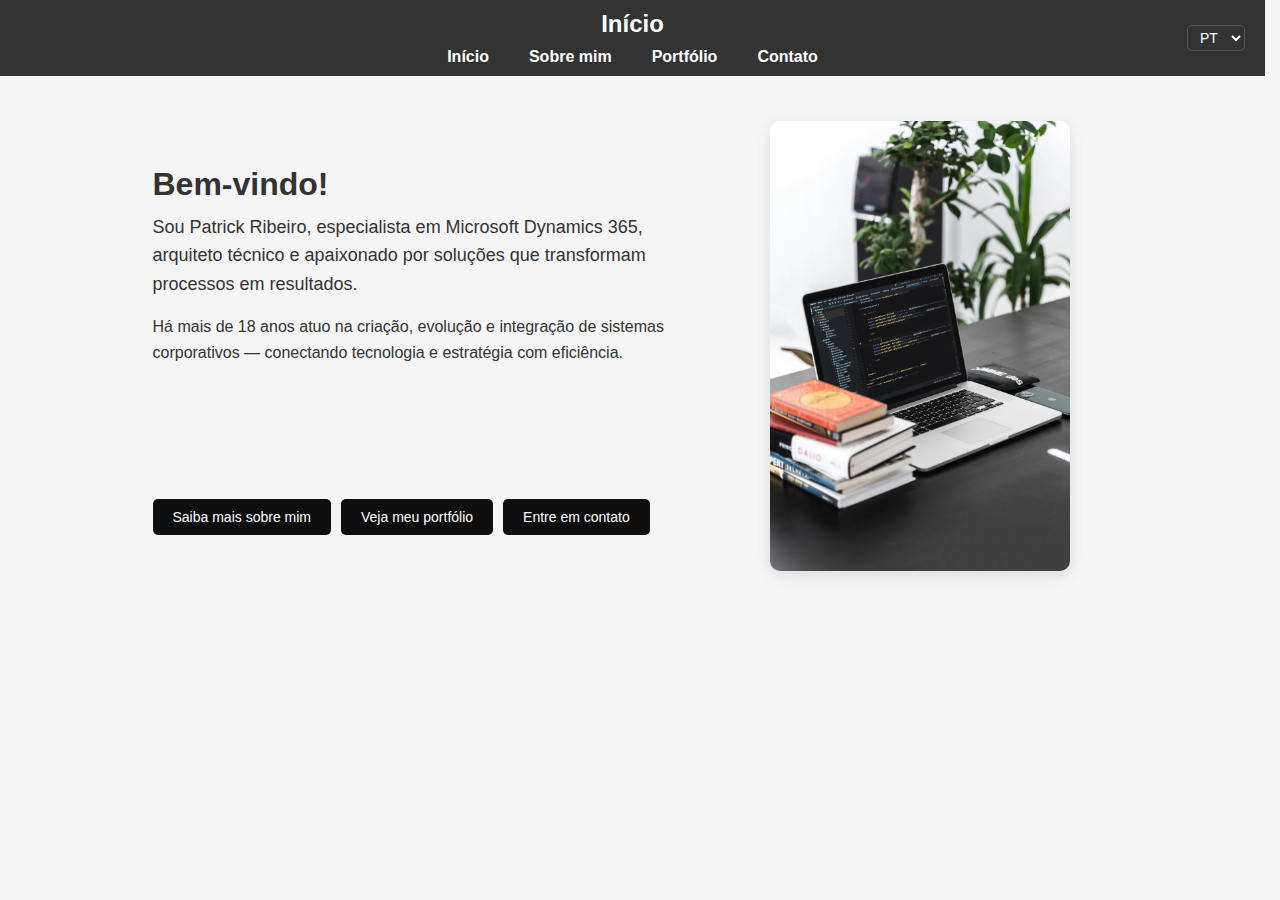
<file: docs/index.html>
﻿<!DOCTYPE html>
<html lang="pt-br" xmlns="http://www.w3.org/1999/xhtml">
<head>
    <meta charset="utf-8" />
    <meta name="viewport" content="width=device-width, initial-scale=1.0">
    <link rel="stylesheet" href="css/estilo.css">
    <link rel="stylesheet" href="css/index.css" />
    <script src="js/dados.menu.js"></script>
    <script src="js/dados.inicio.js"></script>
    <script src="js/idioma.js"></script>
    <script src="js/idioma.global.js"></script>
    <script src="js/menu.js"></script>
    <script src="js/inicio.js"></script>
    <title>Início</title>
</head>
<body>
    <div class="container">
        <nav class="menu">
            <div class="titulo-menu">Início</div>
            <ul>
                <li><a id="menu-inicio" href="index.html">Início</a></li>
                <li><a id="menu-sobre" href="sobre.html">Sobre mim</a></li>
                <li><a id="menu-portfolio" href="portfolio.html">Portfólio</a></li>
                <li><a id="menu-contato" href="contato.html">Contato</a></li>
            </ul>
            <div class="idioma-container">
                <select id="seletor-idioma">
                    <option value="pt-br">PT</option>
                    <option value="en-us">EN</option>
                </select>
            </div>
        </nav>

        <main class="principal">
            <section class="hero">
                <article class="hero-conteudo">
                    <h1 id="intro-titulo">Bem-vindo!</h1>
                    <p id="intro-p1" class="intro">
                        Sou <strong>Patrick Ribeiro</strong>, especialista em Microsoft Dynamics 365, arquiteto técnico e apaixonado por soluções que transformam processos em resultados.
                    </p>
                    <p id="intro-p2">
                        Há mais de 18 anos atuo na criação, evolução e integração de sistemas corporativos — conectando tecnologia e estratégia com eficiência.
                    </p>

                    <div class="espaco-flexivel"></div>

                    <div class="botoes">
                        <ul>
                            <li><a id="botao-sobre" href="sobre.html">Saiba mais sobre mim</a></li>
                            <li><a id="botao-portfolio" href="portfolio.html">Veja meu portfólio</a></li>
                            <li><a id="botao-contato" href="contato.html">Entre em contato</a></li>
                        </ul>
                    </div>
                </article>

                <figure class="hero-imagem">
                    <img src="img/desenvolvimento.jpg" alt="Patrick Ribeiro">
                </figure>
            </section>
        </main>

    </div>
</body>
</html>
</file>
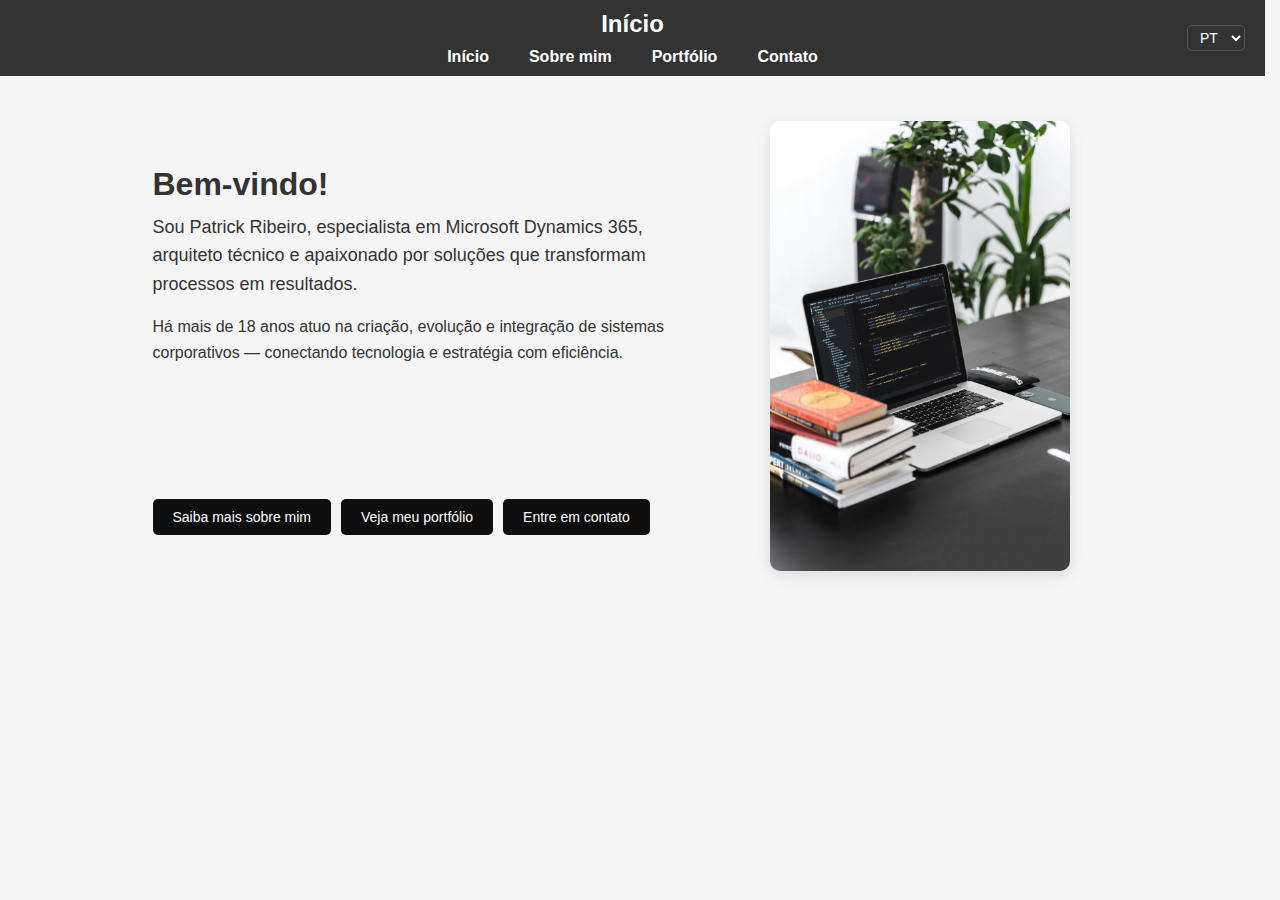
<file: Portfolio/html/index.html>
﻿<!DOCTYPE html>
<html lang="pt-br" xmlns="http://www.w3.org/1999/xhtml">
<head>
    <meta charset="utf-8" />
    <meta name="viewport" content="width=device-width, initial-scale=1.0">
    <link rel="stylesheet" href="../css/estilo.css">
    <link rel="stylesheet" href="../css/index.css" />
    <script src="../js/dados.menu.js"></script>
    <script src="../js/dados.inicio.js"></script>
    <script src="../js/idioma.js"></script>
    <script src="../js/idioma.global.js"></script>
    <script src="../js/menu.js"></script>
    <script src="../js/inicio.js"></script>
    <title>Início</title>
</head>
<body>
    <div class="container">
        <nav class="menu">
            <div class="titulo-menu">Início</div>
            <ul>
                <li><a id="menu-inicio" href="index.html">Início</a></li>
                <li><a id="menu-sobre" href="sobre.html">Sobre mim</a></li>
                <li><a id="menu-portfolio" href="portfolio.html">Portfólio</a></li>
                <li><a id="menu-contato" href="contato.html">Contato</a></li>
            </ul>
            <div class="idioma-container">
                <select id="seletor-idioma">
                    <option value="pt-br">PT</option>
                    <option value="en-us">EN</option>
                </select>
            </div>
        </nav>

        <main class="principal">
            <section class="hero">
                <article class="hero-conteudo">
                    <h1 id="intro-titulo">Bem-vindo!</h1>
                    <p id="intro-p1" class="intro">
                        Sou <strong>Patrick Ribeiro</strong>, especialista em Microsoft Dynamics 365, arquiteto técnico e apaixonado por soluções que transformam processos em resultados.
                    </p>
                    <p id="intro-p2">
                        Há mais de 18 anos atuo na criação, evolução e integração de sistemas corporativos — conectando tecnologia e estratégia com eficiência.
                    </p>

                    <div class="espaco-flexivel"></div>

                    <div class="botoes">
                        <ul>
                            <li><a id="botao-sobre" href="sobre.html">Saiba mais sobre mim</a></li>
                            <li><a id="botao-portfolio" href="portfolio.html">Veja meu portfólio</a></li>
                            <li><a id="botao-contato" href="contato.html">Entre em contato</a></li>
                        </ul>
                    </div>
                </article>

                <figure class="hero-imagem">
                    <img src="../img/desenvolvimento.jpg" alt="Patrick Ribeiro">
                </figure>
            </section>
        </main>

    </div>
</body>
</html>
</file>
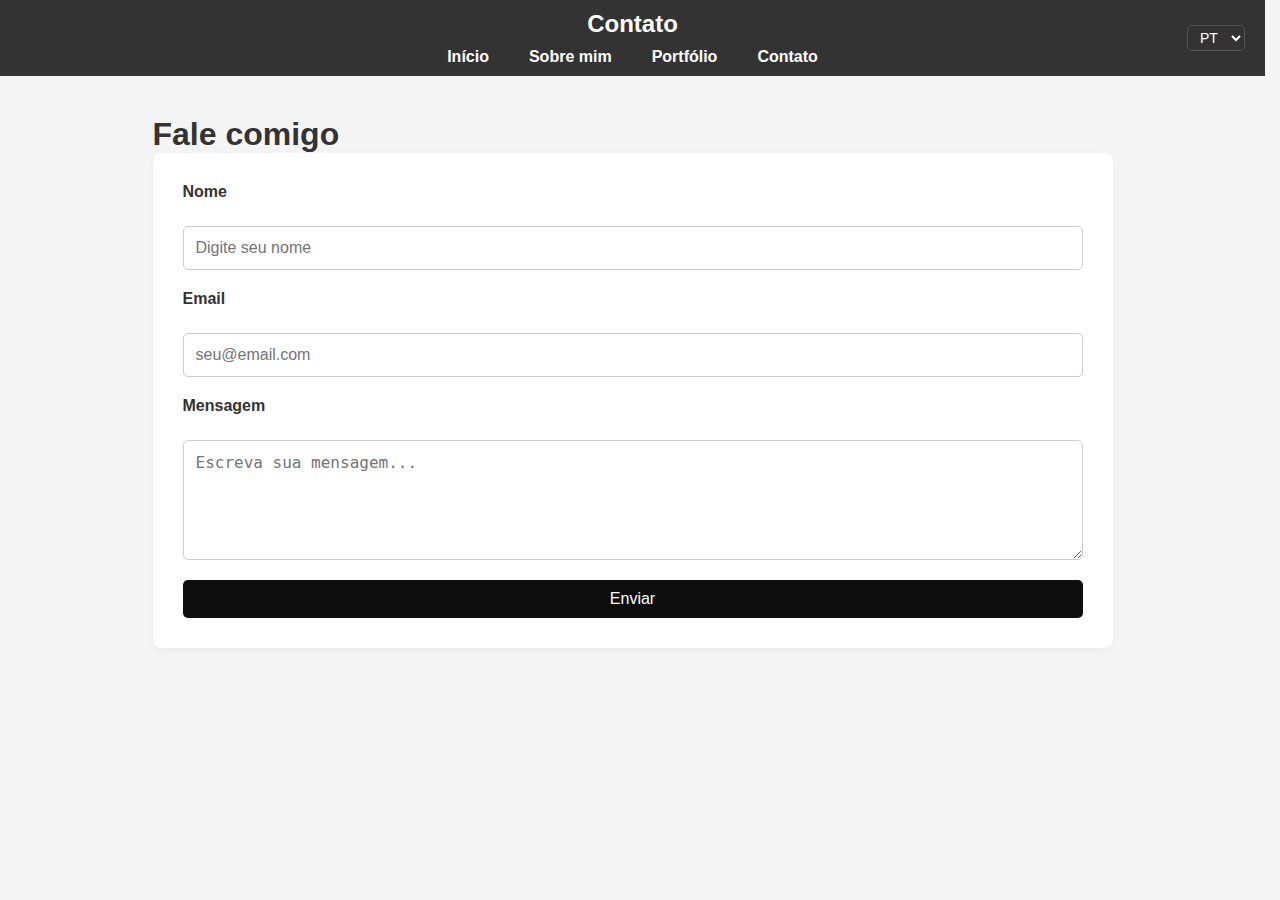
<file: docs/contato.html>
﻿<!DOCTYPE html>
<html lang="pt-br" xmlns="http://www.w3.org/1999/xhtml">
<head>
    <meta charset="utf-8" />
    <meta name="viewport" content="width=device-width, initial-scale=1.0">
    <link rel="stylesheet" href="css/estilo.css">
    <link rel="stylesheet" href="css/contato.css" />
    <script src="js/dados.menu.js"></script>
    <script src="js/dados.contato.js"></script>
    <script src="js/idioma.js"></script>
    <script src="js/idioma.global.js"></script>
    <script src="js/menu.js"></script>
    <script src="js/contato.js"></script>
    <title>Contato - Patrick Ribeiro</title>
</head>
<body>
    <div class="container">
        <nav class="menu">
            <div class="titulo-menu">Contato</div>
            <ul>
                <li><a id="menu-inicio" href="index.html">Início</a></li>
                <li><a id="menu-sobre" href="sobre.html">Sobre mim</a></li>
                <li><a id="menu-portfolio" href="portfolio.html">Portfólio</a></li>
                <li><a id="menu-contato" href="contato.html">Contato</a></li>
            </ul>
            <div class="idioma-container">
                <select id="seletor-idioma">
                    <option value="pt-br">PT</option>
                    <option value="en-us">EN</option>
                </select>
            </div>
        </nav>

        <main class="principal">
            <h1 id="contato-titulo">Fale comigo</h1>
            <form class="form-contato">
                <label for="nome">Nome</label>
                <input type="text" id="nome" name="nome" placeholder="Digite seu nome" required>

                <label for="email">E-mail</label>
                <input type="email" id="email" name="email" placeholder="seu@email.com" required>

                <label for="mensagem">Mensagem</label>
                <textarea id="mensagem" name="mensagem" placeholder="Escreva sua mensagem..." required></textarea>

                <button type="submit" id="botao-enviar">Enviar</button>
            </form>
        </main>
    </div>
</body>
</html>
</file>
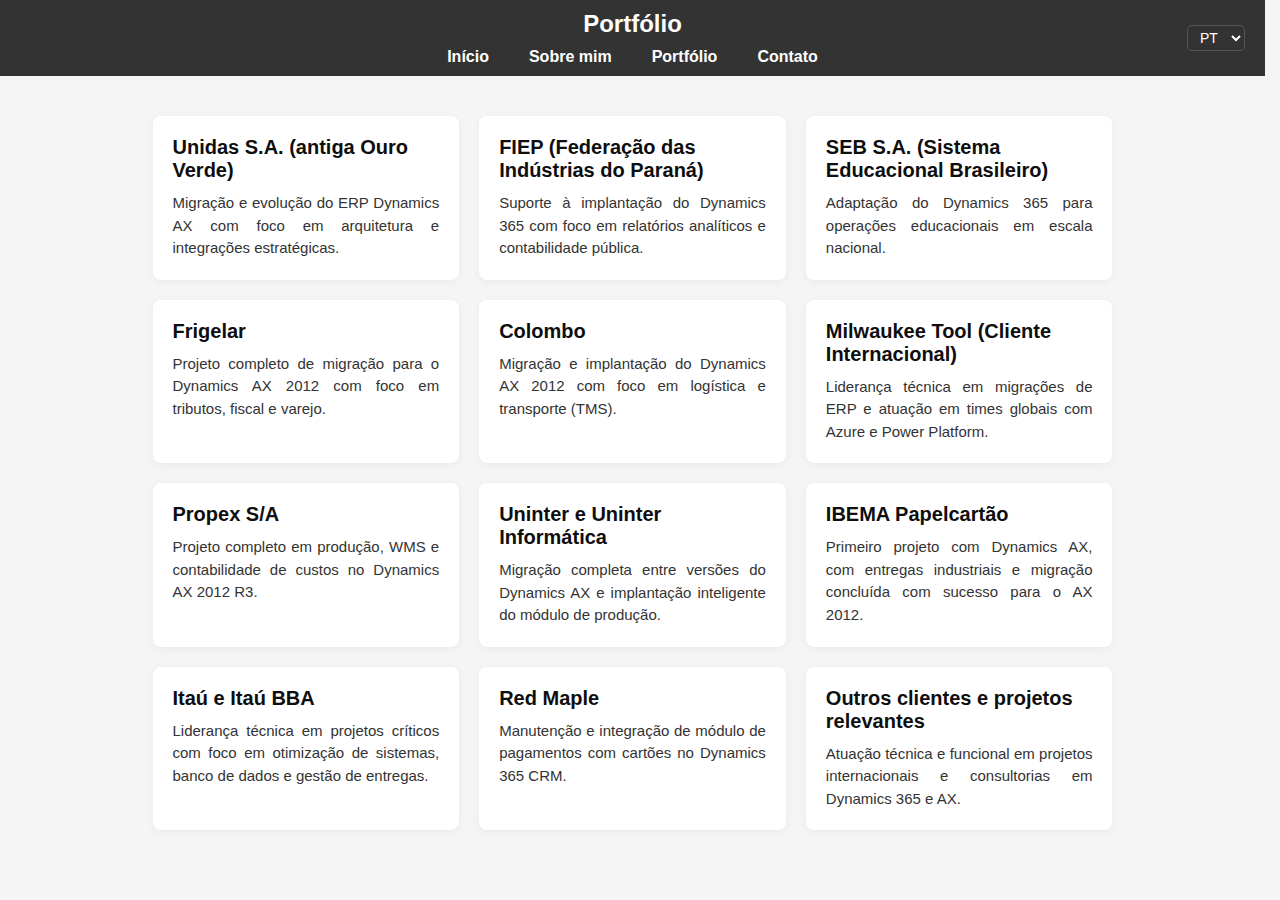
<file: docs/portfolio.html>
﻿<!DOCTYPE html>
<html lang="pt-br">
<head>
    <meta charset="utf-8" />
    <meta name="viewport" content="width=device-width, initial-scale=1.0">
    <link rel="stylesheet" href="css/estilo.css">
    <link rel="stylesheet" href="css/portfolio.css" />
    <script src="js/dados.menu.js"></script>
    <script src="js/dados.portfolio.js"></script>
    <script src="js/idioma.js"></script>
    <script src="js/idioma.global.js"></script>
    <script src="js/portfolio.js"></script>
    <script src="js/menu.js"></script>
    <title>Portfólio - Patrick Ribeiro</title>
</head>
<body>
    <div class="container">
        <nav class="menu">
            <div class="titulo-menu">Portfólio</div>
            <ul>
                <li><a id="menu-inicio" href="index.html">Início</a></li>
                <li><a id="menu-sobre" href="sobre.html">Sobre mim</a></li>
                <li><a id="menu-portfolio" href="portfolio.html">Portfólio</a></li>
                <li><a id="menu-contato" href="contato.html">Contato</a></li>
            </ul>
            <div class="idioma-container">
                <select id="seletor-idioma">
                    <option value="pt-br">PT</option>
                    <option value="en-us">EN</option>
                </select>
            </div>
        </nav>

        <main class="principal">
            <section class="portfolio">
                <!-- Os cards são criados dinamicamente nesta área -->
            </section>
        </main>
    </div>
    <div id="modal" class="modal-overlay">
        <div class="modal">
            <button class="modal-fechar">×</button>
            <h3 class="modal-titulo"></h3>
            <div class="modal-corpo"></div>
            <div class="modal-tecnologias"></div>
        </div>
    </div>
</body>
</html>
</file>
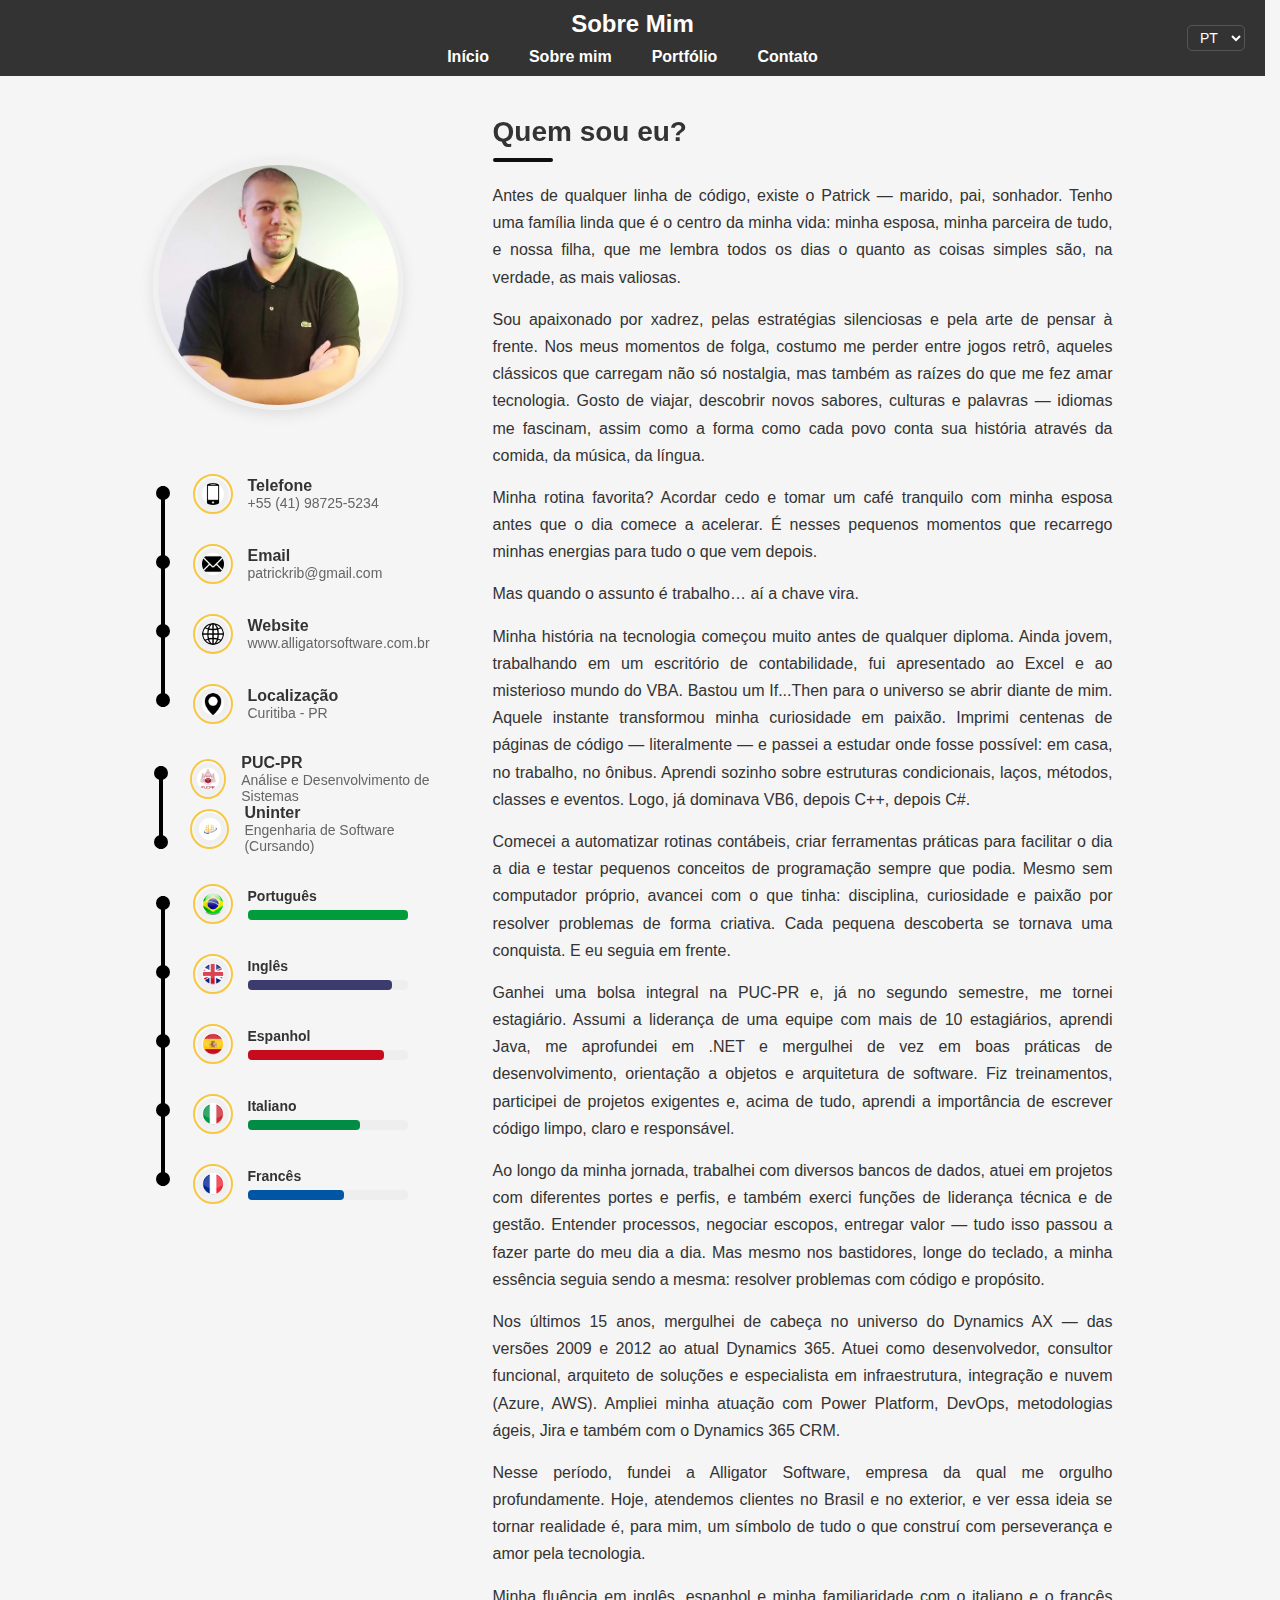
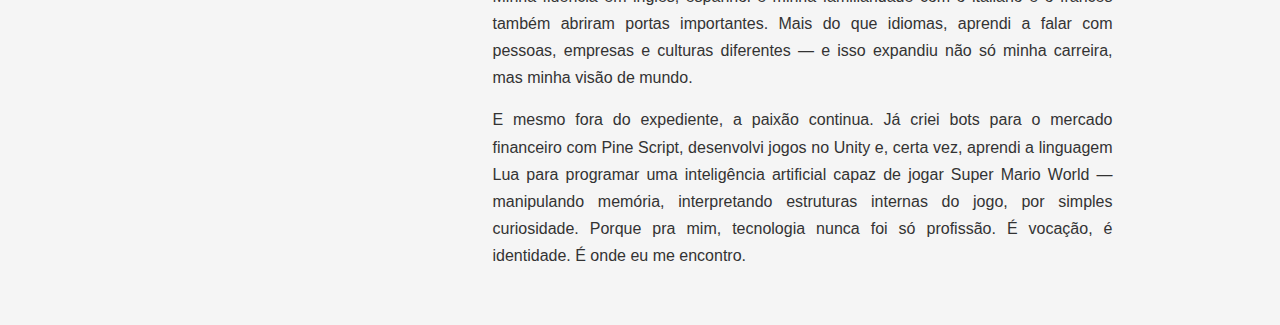
<file: docs/sobre.html>
﻿<!DOCTYPE html>
<html lang="pt-br" xmlns="http://www.w3.org/1999/xhtml">
<head>
    <meta charset="utf-8" />
    <meta name="viewport" content="width=device-width, initial-scale=1.0">
    <link rel="stylesheet" href="css/estilo.css">
    <link rel="stylesheet" href="css/sobre.css">
    <script src="js/dados.menu.js"></script>
    <script src="js/dados.sobre.js"></script>
    <script src="js/idioma.js"></script>
    <script src="js/idioma.global.js"></script>
    <script src="js/menu.js"></script>
    <script src="js/sobre.js"></script>
    <title>Sobre Mim - Patrick Ribeiro</title>
</head>
<body>
    <div class="container">

        <nav class="menu">
            <div class="titulo-menu">Sobre Mim</div>
            <ul>
                <li><a id="menu-inicio" href="index.html">Início</a></li>
                <li><a id="menu-sobre" href="sobre.html">Sobre mim</a></li>
                <li><a id="menu-portfolio" href="portfolio.html">Portfólio</a></li>
                <li><a id="menu-contato" href="contato.html">Contato</a></li>
            </ul>
            <div class="idioma-container">
                <select id="seletor-idioma">
                    <option value="pt-br">PT</option>
                    <option value="en-us">EN</option>
                </select>
            </div>
        </nav>

        <main class="principal">
            <div class="sobre-grid">
                <div class="sobre-foto">
                    <div>
                        <img src="img/patrick.jpeg" alt="Patrick Ribeiro" class="foto-perfil">

                        <!-- Contatos -->
                        <div class="bloco-lateral">
                            <div class="linha-vertical">
                                <div class="bolinha"></div>
                                <div class="bolinha"></div>
                                <div class="bolinha"></div>
                                <div class="bolinha"></div>
                            </div>

                            <div class="contato-lista">
                                <div class="bloco-item">
                                    <div class="icone-circulo">
                                        <img src="img/fone.png" alt="Telefone">
                                    </div>
                                    <div class="bloco-info">
                                        <h4 id="contato-telefone-titulo">Telefone</h4>
                                        <p id="contato-telefone-texto">+55 (41) 98725-5234</p>
                                    </div>
                                </div>

                                <div class="bloco-item">
                                    <div class="icone-circulo">
                                        <img src="img/email.png" alt="Email">
                                    </div>
                                    <div class="bloco-info">
                                        <h4 id="contato-email-titulo">Email</h4>
                                        <p id="contato-email-texto">patrickrib@gmail.com</p>
                                    </div>
                                </div>

                                <div class="bloco-item">
                                    <div class="icone-circulo">
                                        <img src="img/site.png" alt="Website">
                                    </div>
                                    <div class="bloco-info">
                                        <h4 id="contato-site-titulo">Website</h4>
                                        <p id="contato-site-texto">www.alligatorsoftware.com.br</p>
                                    </div>
                                </div>

                                <div class="bloco-item">
                                    <div class="icone-circulo">
                                        <img src="img/localizacao.png" alt="Localização">
                                    </div>
                                    <div class="bloco-info">
                                        <h4 id="contato-localizacao-titulo">Localização</h4>
                                        <p id="contato-localizacao-texto">Curitiba - PR</p>
                                    </div>
                                </div>
                            </div>
                        </div>

                        <!-- Formação -->
                        <div class="bloco-lateral">
                            <div class="linha-vertical">
                                <div class="bolinha"></div>
                                <div class="bolinha"></div>
                            </div>

                            <div class="bloco-lista">
                                <div class="bloco-item">
                                    <div class="icone-circulo">
                                        <img src="img/puc.png" alt="PUC-PR">
                                    </div>
                                    <div class="bloco-info bloco-info-formacao">
                                        <h4>PUC-PR</h4>
                                        <p>Análise e Desenvolvimento de Sistemas</p>
                                    </div>
                                </div>

                                <div class="bloco-item">
                                    <div class="icone-circulo">
                                        <img src="img/uninter.png" alt="Uninter">
                                    </div>
                                    <div class="bloco-info bloco-info-formacao">
                                        <h4>Uninter</h4>
                                        <p>Engenharia de Software (Cursando)</p>
                                    </div>
                                </div>
                            </div>
                        </div>

                        <!-- Idiomas -->
                        <div class="bloco-lateral">
                            <div class="linha-vertical">
                                <div class="bolinha"></div>
                                <div class="bolinha"></div>
                                <div class="bolinha"></div>
                                <div class="bolinha"></div>
                                <div class="bolinha"></div>
                            </div>

                            <div class="contato-lista">
                                <div class="bloco-item">
                                    <div class="icone-circulo">
                                        <img src="img/flag-br.png" alt="Português">
                                    </div>
                                    <div class="bloco-info bloco-info-idioma">
                                        <div class="idioma-titulo">Português</div>
                                        <div class="idioma-barra">
                                            <div class="barra"><div class="nivel pt-br"></div></div>
                                        </div>
                                    </div>
                                </div>

                                <div class="bloco-item">
                                    <div class="icone-circulo">
                                        <img src="img/flag-us.png" alt="Inglês">
                                    </div>
                                    <div class="bloco-info bloco-info-idioma">
                                        <div class="idioma-titulo">Inglês</div>
                                        <div class="idioma-barra">
                                            <div class="barra"><div class="nivel en-us"></div></div>
                                        </div>
                                    </div>
                                </div>

                                <div class="bloco-item">
                                    <div class="icone-circulo">
                                        <img src="img/flag-es.png" alt="Espanhol">
                                    </div>
                                    <div class="bloco-info bloco-info-idioma">
                                        <div class="idioma-titulo">Espanhol</div>
                                        <div class="idioma-barra">
                                            <div class="barra"><div class="nivel es"></div></div>
                                        </div>
                                    </div>
                                </div>

                                <div class="bloco-item">
                                    <div class="icone-circulo">
                                        <img src="img/flag-it.png" alt="Italiano">
                                    </div>
                                    <div class="bloco-info bloco-info-idioma">
                                        <div class="idioma-titulo">Italiano</div>
                                        <div class="idioma-barra">
                                            <div class="barra"><div class="nivel it"></div></div>
                                        </div>
                                    </div>
                                </div>

                                <div class="bloco-item">
                                    <div class="icone-circulo">
                                        <img src="img/flag-fr.png" alt="Francês">
                                    </div>
                                    <div class="bloco-info bloco-info-idioma">
                                        <div class="idioma-titulo">Francês</div>
                                        <div class="idioma-barra">
                                            <div class="barra"><div class="nivel fr"></div></div>
                                        </div>
                                    </div>
                                </div>
                            </div>
                        </div>
                    </div>
                </div>
                <article class="sobre-texto">
                    <h1 id="sobre-titulo">Quem sou eu?</h1>

                    <p id="sobre-p1">Antes de qualquer linha de código, existe o Patrick — marido, pai, sonhador. Tenho uma família linda que é o centro da minha vida: minha esposa, minha parceira de tudo, e nossa filha, que me lembra todos os dias o quanto as coisas simples são, na verdade, as mais valiosas.</p>

                    <p id="sobre-p2">Sou apaixonado por xadrez, pelas estratégias silenciosas e pela arte de pensar à frente. Nos meus momentos de folga, costumo me perder entre jogos retrô, aqueles clássicos que carregam não só nostalgia, mas também as raízes do que me fez amar tecnologia. Gosto de viajar, descobrir novos sabores, culturas e palavras — idiomas me fascinam, assim como a forma como cada povo conta sua história através da comida, da música, da língua.</p>

                    <p id="sobre-p3">Minha rotina favorita? Acordar cedo e tomar um café tranquilo com minha esposa antes que o dia comece a acelerar. É nesses pequenos momentos que recarrego minhas energias para tudo o que vem depois.</p>

                    <p id="sobre-p4">Mas quando o assunto é trabalho… aí a chave vira.</p>
                    
                    <p id="sobre-p5">Minha história na tecnologia começou muito antes de qualquer diploma. Ainda jovem, trabalhando em um escritório de contabilidade, fui apresentado ao Excel e ao misterioso mundo do VBA. Bastou um <code>If...Then</code> para o universo se abrir diante de mim. Aquele instante transformou minha curiosidade em paixão. Imprimi centenas de páginas de código — literalmente — e passei a estudar onde fosse possível: em casa, no trabalho, no ônibus. Aprendi sozinho sobre estruturas condicionais, laços, métodos, classes e eventos. Logo, já dominava VB6, depois C++, depois C#. Programar nunca foi apenas sobre comandos — era sobre criar possibilidades, construir ideias, experimentar o impossível.</p>

                    <p id="sobre-p6">Comecei a automatizar rotinas contábeis, criar ferramentas práticas para facilitar o dia a dia e testar pequenos conceitos de programação sempre que podia. Mesmo sem computador próprio, avancei com o que tinha: disciplina, curiosidade e paixão por resolver problemas de forma criativa. Cada pequena descoberta se tornava uma conquista. E eu seguia em frente.</p>

                    <p id="sobre-p7">Ganhei uma bolsa integral na PUC-PR e, já no segundo semestre, me tornei estagiário. Assumi a liderança de uma equipe com mais de 10 estagiários, aprendi Java, me aprofundei em .NET e mergulhei de vez em boas práticas de desenvolvimento, orientação a objetos e arquitetura de software. Fiz treinamentos, participei de projetos exigentes e, acima de tudo, aprendi a importância de escrever código limpo, claro e responsável.</p>

                    <p id="sobre-p8">Ao longo da minha jornada, trabalhei com diversos bancos de dados, atuei em projetos com diferentes portes e perfis, e também exerci funções de liderança técnica e de gestão. Entender processos, negociar escopos, entregar valor — tudo isso passou a fazer parte do meu dia a dia. Mas mesmo nos bastidores, longe do teclado, a minha essência seguia sendo a mesma: resolver problemas com código e propósito.</p>

                    <p id="sobre-p9">Nos últimos 15 anos, mergulhei de cabeça no universo do Dynamics AX — das versões 2009 e 2012 ao atual Dynamics 365. Atuei como desenvolvedor, consultor funcional, arquiteto de soluções e especialista em infraestrutura, integração e nuvem (Azure, AWS). Ampliei minha atuação com Power Platform, DevOps, metodologias ágeis, Jira e também com o Dynamics 365 CRM.</p>

                    <p id="sobre-p10">Nesse período, fundei a <strong>Alligator Software</strong>, empresa da qual me orgulho profundamente. Hoje, atendemos clientes no Brasil e no exterior, e ver essa ideia se tornar realidade é, para mim, um símbolo de tudo o que construí com perseverança e amor pela tecnologia.</p>

                    <p id="sobre-p11">Minha fluência em inglês, espanhol e minha familiaridade com o italiano e o francês também abriram portas importantes. Mais do que idiomas, aprendi a falar com pessoas, empresas e culturas diferentes — e isso expandiu não só minha carreira, mas minha visão de mundo.</p>

                    <p id="sobre-p12">E mesmo fora do expediente, a paixão continua. Já criei bots para o mercado financeiro com Pine Script, desenvolvi jogos no Unity e, certa vez, aprendi a linguagem Lua para programar uma inteligência artificial capaz de jogar Super Mario World — manipulando memória, interpretando estruturas internas do jogo, por simples curiosidade. Porque pra mim, tecnologia nunca foi só profissão. É vocação, é identidade. É onde eu me encontro.</p>

                </article>
            </div>
        </main>
    </div>
</body>
</html>
</file>
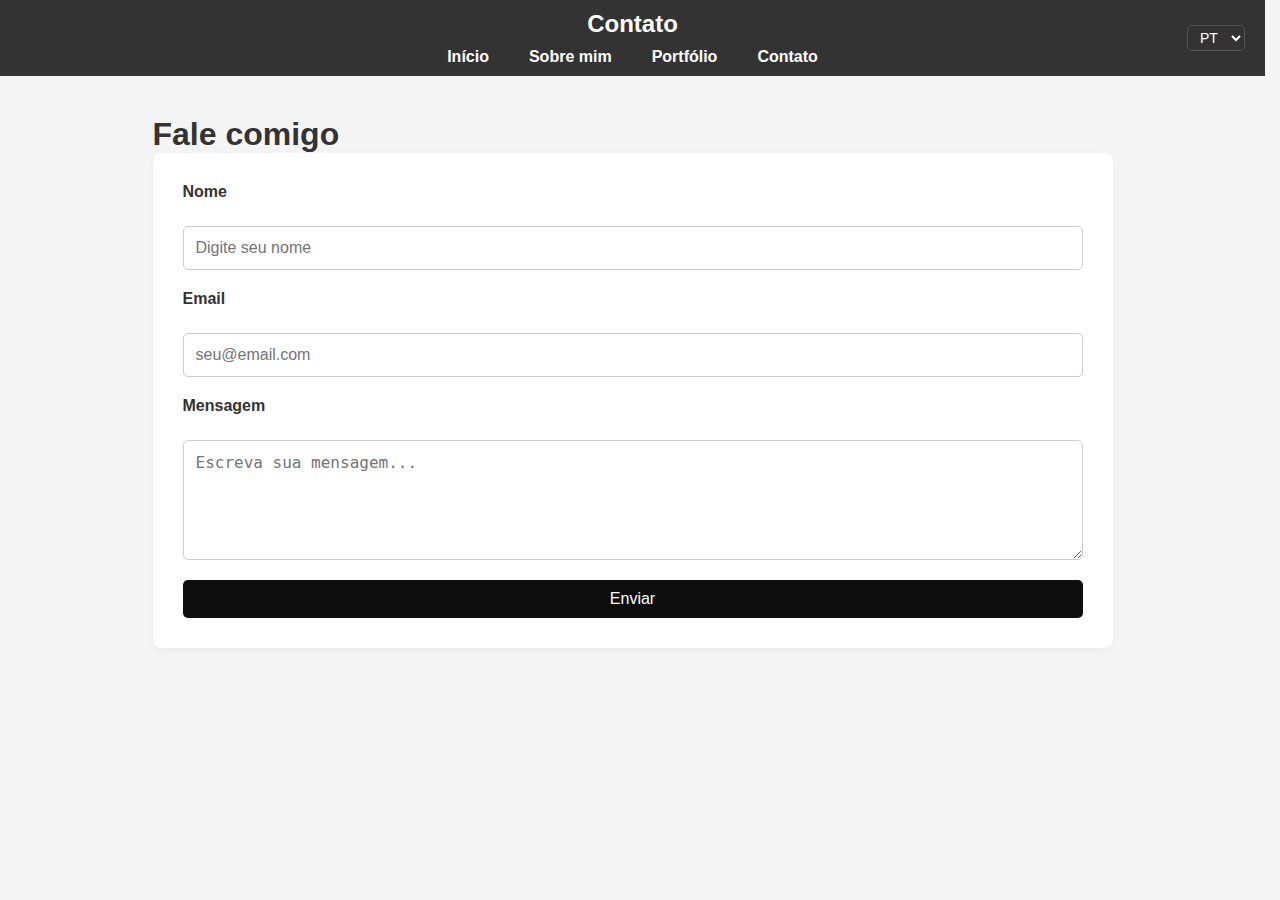
<file: Portfolio/html/contato.html>
﻿<!DOCTYPE html>
<html lang="pt-br" xmlns="http://www.w3.org/1999/xhtml">
<head>
    <meta charset="utf-8" />
    <meta name="viewport" content="width=device-width, initial-scale=1.0">
    <link rel="stylesheet" href="../css/estilo.css">
    <link rel="stylesheet" href="../css/contato.css" />
    <script src="../js/dados.menu.js"></script>
    <script src="../js/dados.contato.js"></script>
    <script src="../js/idioma.js"></script>
    <script src="../js/idioma.global.js"></script>
    <script src="../js/menu.js"></script>
    <script src="../js/contato.js"></script>
    <title>Contato - Patrick Ribeiro</title>
</head>
<body>
    <div class="container">
        <nav class="menu">
            <div class="titulo-menu">Contato</div>
            <ul>
                <li><a id="menu-inicio" href="index.html">Início</a></li>
                <li><a id="menu-sobre" href="sobre.html">Sobre mim</a></li>
                <li><a id="menu-portfolio" href="portfolio.html">Portfólio</a></li>
                <li><a id="menu-contato" href="contato.html">Contato</a></li>
            </ul>
            <div class="idioma-container">
                <select id="seletor-idioma">
                    <option value="pt-br">PT</option>
                    <option value="en-us">EN</option>
                </select>
            </div>
        </nav>

        <main class="principal">
            <h1 id="contato-titulo">Fale comigo</h1>
            <form class="form-contato">
                <label for="nome">Nome</label>
                <input type="text" id="nome" name="nome" placeholder="Digite seu nome" required>

                <label for="email">E-mail</label>
                <input type="email" id="email" name="email" placeholder="seu@email.com" required>

                <label for="mensagem">Mensagem</label>
                <textarea id="mensagem" name="mensagem" placeholder="Escreva sua mensagem..." required></textarea>

                <button type="submit" id="botao-enviar">Enviar</button>
            </form>
        </main>
    </div>
</body>
</html>
</file>
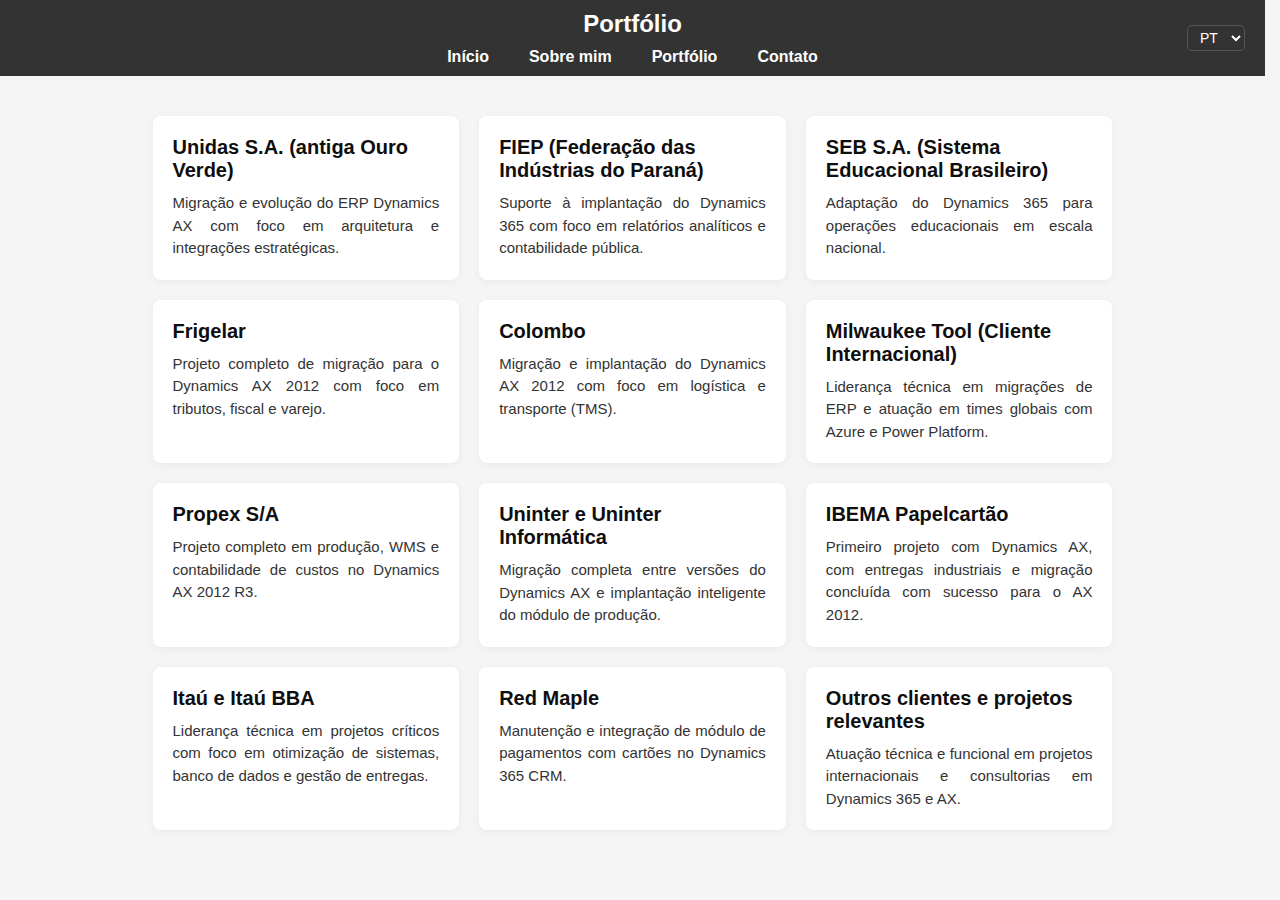
<file: Portfolio/html/portfolio.html>
﻿<!DOCTYPE html>
<html lang="pt-br">
<head>
    <meta charset="utf-8" />
    <meta name="viewport" content="width=device-width, initial-scale=1.0">
    <link rel="stylesheet" href="../css/estilo.css">
    <link rel="stylesheet" href="../css/portfolio.css" />
    <script src="../js/dados.menu.js"></script>
    <script src="../js/dados.portfolio.js"></script>
    <script src="../js/idioma.js"></script>
    <script src="../js/idioma.global.js"></script>
    <script src="../js/portfolio.js"></script>
    <script src="../js/menu.js"></script>
    <title>Portfólio - Patrick Ribeiro</title>
</head>
<body>
    <div class="container">
        <nav class="menu">
            <div class="titulo-menu">Portfólio</div>
            <ul>
                <li><a id="menu-inicio" href="index.html">Início</a></li>
                <li><a id="menu-sobre" href="sobre.html">Sobre mim</a></li>
                <li><a id="menu-portfolio" href="portfolio.html">Portfólio</a></li>
                <li><a id="menu-contato" href="contato.html">Contato</a></li>
            </ul>
            <div class="idioma-container">
                <select id="seletor-idioma">
                    <option value="pt-br">PT</option>
                    <option value="en-us">EN</option>
                </select>
            </div>
        </nav>

        <main class="principal">
            <section class="portfolio">
                <!-- Os cards são criados dinamicamente nesta área -->
            </section>
        </main>
    </div>
    <div id="modal" class="modal-overlay">
        <div class="modal">
            <button class="modal-fechar">×</button>
            <h3 class="modal-titulo"></h3>
            <div class="modal-corpo"></div>
            <div class="modal-tecnologias"></div>
        </div>
    </div>
</body>
</html>
</file>
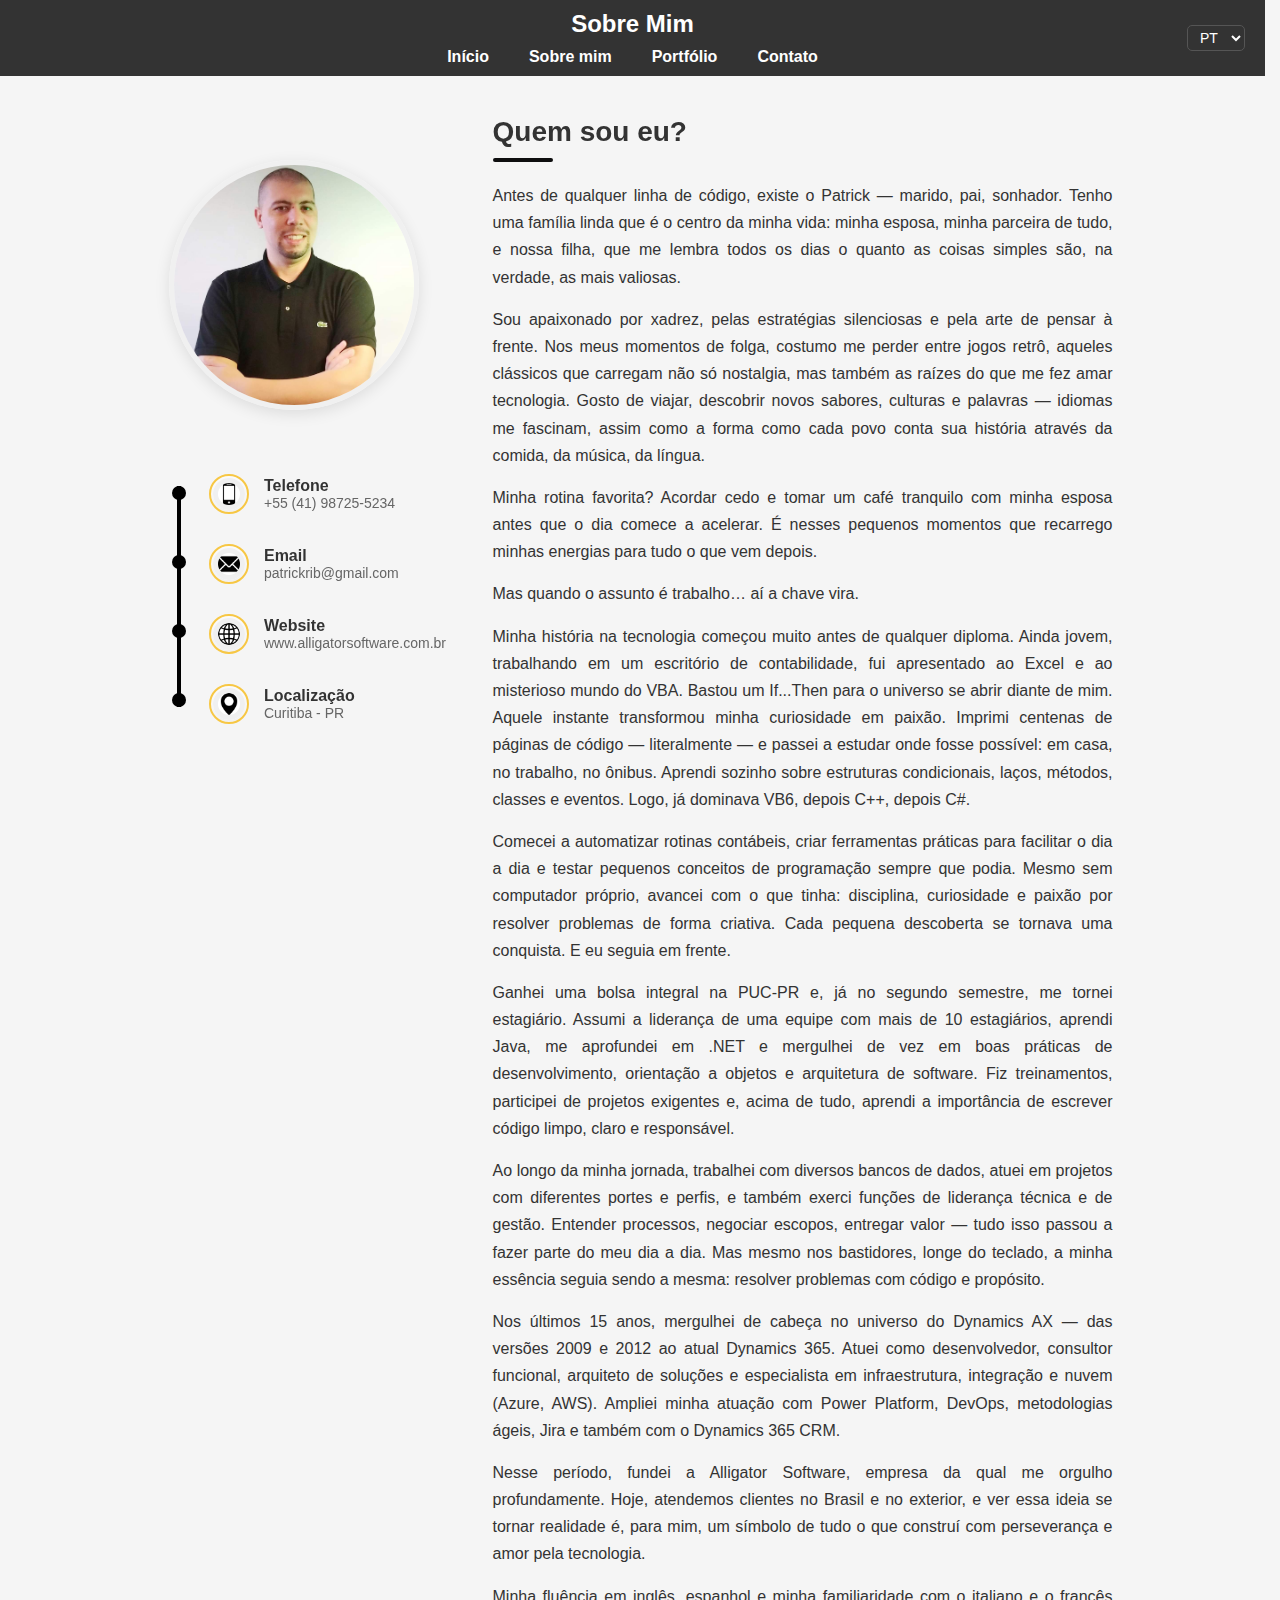
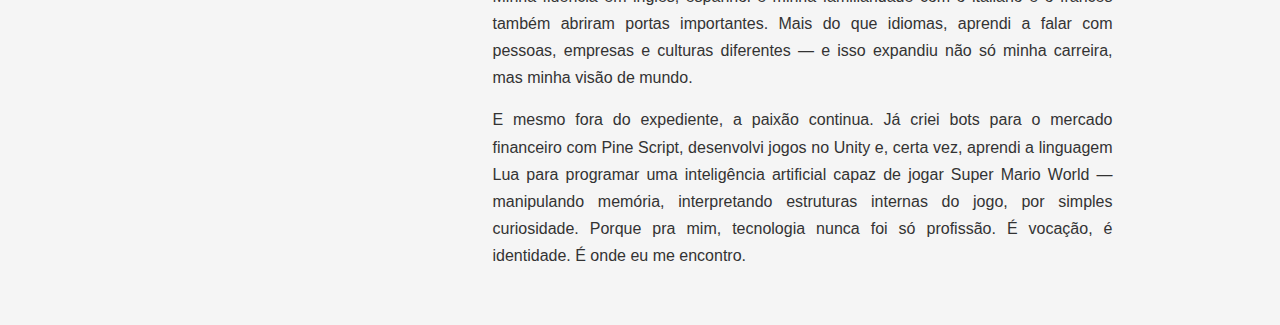
<file: Portfolio/html/sobre.html>
﻿<!DOCTYPE html>
<html lang="pt-br" xmlns="http://www.w3.org/1999/xhtml">
<head>
    <meta charset="utf-8" />
    <meta name="viewport" content="width=device-width, initial-scale=1.0">
    <link rel="stylesheet" href="../css/estilo.css">
    <link rel="stylesheet" href="../css/sobre.css">
    <script src="../js/dados.menu.js"></script>
    <script src="../js/dados.sobre.js"></script>
    <script src="../js/idioma.js"></script>
    <script src="../js/idioma.global.js"></script>
    <script src="../js/menu.js"></script>
    <script src="../js/sobre.js"></script>
    <title>Sobre Mim - Patrick Ribeiro</title>
</head>
<body>
    <div class="container">

        <nav class="menu">
            <div class="titulo-menu">Sobre Mim</div>
            <ul>
                <li><a id="menu-inicio" href="index.html">Início</a></li>
                <li><a id="menu-sobre" href="sobre.html">Sobre mim</a></li>
                <li><a id="menu-portfolio" href="portfolio.html">Portfólio</a></li>
                <li><a id="menu-contato" href="contato.html">Contato</a></li>
            </ul>
            <div class="idioma-container">
                <select id="seletor-idioma">
                    <option value="pt-br">PT</option>
                    <option value="en-us">EN</option>
                </select>
            </div>
        </nav>

        <main class="principal">
            <div class="sobre-grid">
                <div class="sobre-foto">
                    <div>
                        <img src="../img/patrick.jpeg" alt="Patrick Ribeiro" class="foto-perfil">

                        <div class="contato-container">
                            <div class="linha-vertical">
                                <div class="bolinha"></div>
                                <div class="bolinha"></div>
                                <div class="bolinha"></div>
                                <div class="bolinha"></div>
                            </div>

                            <div class="contato-lista">
                                <div class="contato-item">
                                    <div class="icone-circulo">
                                        <img src="../img/fone.png" alt="Telefone">
                                    </div>
                                    <div class="contato-info">
                                        <h4 id="contato-telefone-titulo">Telefone</h4>
                                        <p id="contato-telefone-texto">+55 (41) 98725-5234</p>
                                    </div>
                                </div>

                                <div class="contato-item">
                                    <div class="icone-circulo">
                                        <img src="../img/email.png" alt="Email">
                                    </div>
                                    <div class="contato-info">
                                        <h4 id="contato-email-titulo">Email</h4>
                                        <p id="contato-email-texto">patrickrib@gmail.com</p>
                                    </div>
                                </div>

                                <div class="contato-item">
                                    <div class="icone-circulo">
                                        <img src="../img/site.png" alt="Website">
                                    </div>
                                    <div class="contato-info">
                                        <h4 id="contato-site-titulo">Website</h4>
                                        <p id="contato-site-texto">www.alligatorsoftware.com.br</p>
                                    </div>
                                </div>

                                <div class="contato-item">
                                    <div class="icone-circulo">
                                        <img src="../img/localizacao.png" alt="Localização">
                                    </div>
                                    <div class="contato-info">
                                        <h4 id="contato-localizacao-titulo">Localização</h4>
                                        <p id="contato-localizacao-texto">Curitiba - PR</p>
                                    </div>
                                </div>
                            </div>
                        </div>
                    </div>
                </div>
                <article class="sobre-texto">
                    <h1 id="sobre-titulo">Quem sou eu?</h1>

                    <p id="sobre-p1">Antes de qualquer linha de código, existe o Patrick — marido, pai, sonhador. Tenho uma família linda que é o centro da minha vida: minha esposa, minha parceira de tudo, e nossa filha, que me lembra todos os dias o quanto as coisas simples são, na verdade, as mais valiosas.</p>

                    <p id="sobre-p2">Sou apaixonado por xadrez, pelas estratégias silenciosas e pela arte de pensar à frente. Nos meus momentos de folga, costumo me perder entre jogos retrô, aqueles clássicos que carregam não só nostalgia, mas também as raízes do que me fez amar tecnologia. Gosto de viajar, descobrir novos sabores, culturas e palavras — idiomas me fascinam, assim como a forma como cada povo conta sua história através da comida, da música, da língua.</p>

                    <p id="sobre-p3">Minha rotina favorita? Acordar cedo e tomar um café tranquilo com minha esposa antes que o dia comece a acelerar. É nesses pequenos momentos que recarrego minhas energias para tudo o que vem depois.</p>

                    <p id="sobre-p4">Mas quando o assunto é trabalho… aí a chave vira.</p>
                    
                    <p id="sobre-p5">Minha história na tecnologia começou muito antes de qualquer diploma. Ainda jovem, trabalhando em um escritório de contabilidade, fui apresentado ao Excel e ao misterioso mundo do VBA. Bastou um <code>If...Then</code> para o universo se abrir diante de mim. Aquele instante transformou minha curiosidade em paixão. Imprimi centenas de páginas de código — literalmente — e passei a estudar onde fosse possível: em casa, no trabalho, no ônibus. Aprendi sozinho sobre estruturas condicionais, laços, métodos, classes e eventos. Logo, já dominava VB6, depois C++, depois C#. Programar nunca foi apenas sobre comandos — era sobre criar possibilidades, construir ideias, experimentar o impossível.</p>

                    <p id="sobre-p6">Comecei a automatizar rotinas contábeis, criar ferramentas práticas para facilitar o dia a dia e testar pequenos conceitos de programação sempre que podia. Mesmo sem computador próprio, avancei com o que tinha: disciplina, curiosidade e paixão por resolver problemas de forma criativa. Cada pequena descoberta se tornava uma conquista. E eu seguia em frente.</p>

                    <p id="sobre-p7">Ganhei uma bolsa integral na PUC-PR e, já no segundo semestre, me tornei estagiário. Assumi a liderança de uma equipe com mais de 10 estagiários, aprendi Java, me aprofundei em .NET e mergulhei de vez em boas práticas de desenvolvimento, orientação a objetos e arquitetura de software. Fiz treinamentos, participei de projetos exigentes e, acima de tudo, aprendi a importância de escrever código limpo, claro e responsável.</p>

                    <p id="sobre-p8">Ao longo da minha jornada, trabalhei com diversos bancos de dados, atuei em projetos com diferentes portes e perfis, e também exerci funções de liderança técnica e de gestão. Entender processos, negociar escopos, entregar valor — tudo isso passou a fazer parte do meu dia a dia. Mas mesmo nos bastidores, longe do teclado, a minha essência seguia sendo a mesma: resolver problemas com código e propósito.</p>

                    <p id="sobre-p9">Nos últimos 15 anos, mergulhei de cabeça no universo do Dynamics AX — das versões 2009 e 2012 ao atual Dynamics 365. Atuei como desenvolvedor, consultor funcional, arquiteto de soluções e especialista em infraestrutura, integração e nuvem (Azure, AWS). Ampliei minha atuação com Power Platform, DevOps, metodologias ágeis, Jira e também com o Dynamics 365 CRM.</p>

                    <p id="sobre-p10">Nesse período, fundei a <strong>Alligator Software</strong>, empresa da qual me orgulho profundamente. Hoje, atendemos clientes no Brasil e no exterior, e ver essa ideia se tornar realidade é, para mim, um símbolo de tudo o que construí com perseverança e amor pela tecnologia.</p>

                    <p id="sobre-p11">Minha fluência em inglês, espanhol e minha familiaridade com o italiano e o francês também abriram portas importantes. Mais do que idiomas, aprendi a falar com pessoas, empresas e culturas diferentes — e isso expandiu não só minha carreira, mas minha visão de mundo.</p>

                    <p id="sobre-p12">E mesmo fora do expediente, a paixão continua. Já criei bots para o mercado financeiro com Pine Script, desenvolvi jogos no Unity e, certa vez, aprendi a linguagem Lua para programar uma inteligência artificial capaz de jogar Super Mario World — manipulando memória, interpretando estruturas internas do jogo, por simples curiosidade. Porque pra mim, tecnologia nunca foi só profissão. É vocação, é identidade. É onde eu me encontro.</p>

                </article>
            </div>
        </main>
    </div>
</body>
</html>
</file>
<file: docs/css/estilo.css>
﻿* {
    margin: 0;
    padding: 0;
    box-sizing: border-box;
}

html {
    font-size: 62.5%;
    scrollbar-gutter: stable;
}

body {
    font-family: 'Segoe UI', sans-serif;
    font-size: 1.6rem;
    background-color: #f5f5f5;
    color: #333;
    min-height: 100vh;
    display: grid;
    grid-template-rows: auto auto 1fr;
    overflow-x: hidden;
}

.container {
    display: grid;
    grid-template-rows: auto auto 1fr;
    grid-template-columns: 1fr minmax(300px, 1000px) 1fr;
    max-width: 100%;
}

.topo {
    grid-column: 1 / -1;
    background-color: #0e0e0f;
    color: white;
    text-align: center;
    padding: 2rem 0;
    font-size: 2.4rem;
}

.titulo-menu {
    font-size: 2.4rem;
    font-weight: bold;
    color: white;
    text-align: center;
    width: 100%;
    margin-bottom: 1rem;
}

.menu {
    position: sticky;
    top: 0;
    z-index: 100;
    grid-column: 1 / -1;
    background-color: #333;
    padding: 1rem 0;
    text-align: center;
}

    .menu ul {
        list-style: none;
        display: flex;
        justify-content: center;
        flex-wrap: wrap;
        gap: 2rem;
        padding: 0;
    }

    .menu a {
        color: white;
        text-decoration: none;
        font-weight: bold;
        padding: 0.5rem 1rem;
        transition: background-color 0.3s;
    }

        .menu a:hover {
            background-color: #555;
            border-radius: 5px;
        }

.principal {
    grid-column: 2;
    padding: 4rem 2rem;
}

.idioma-container {
    position: absolute;
    top: 50%;
    right: 2rem;
    transform: translateY(-50%);
}

    .idioma-container select {
        background-color: #333;
        color: white;
        border: 1px solid #555;
        border-radius: 5px;
        padding: 0.3rem 0.8rem;
        font-size: 1.4rem;
        outline: none;
        cursor: pointer;
    }

        .idioma-container select option {
            background-color: #fff;
            color: #000;
        }

#seletor-idioma {
    visibility: hidden;
}

    #seletor-idioma.pronto {
        visibility: visible;
    }

@media (max-width: 768px) {
    .principal {
        grid-column: 1 / -1;
        padding: 2rem 1rem;
    }

    .menu ul {
        flex-direction: column;
        gap: 1rem;
        max-width: 100%;
        overflow-x: hidden;
    }

    .idioma-container {
        margin: 1rem 0 0;
        justify-content: center;
        width: 100%;
    }
}
</file>
<file: docs/css/index.css>
.hero {
    display: flex;
    justify-content: space-between;
    align-items: center;
    flex-wrap: wrap;
    gap: 4rem;
}

.hero-conteudo {
    flex: 1 1 450px;
    display: flex;
    flex-direction: column;
    justify-content: space-between;
    height: 100%;
    min-height: 360px
}

.hero h1 {
    font-size: 3.2rem;
    margin-bottom: 1rem;
}

.hero p {
    font-size: 1.6rem;
    margin-bottom: 1.5rem;
    line-height: 1.6;
}

.hero .intro {
    font-size: 1.8rem;
    font-weight: 500;
}

.hero-imagem {
    flex: 1 1 300px;
    text-align: center;
}

    .hero-imagem img {
        width: 100%;
        max-width: 300px;
        border-radius: 10px;
        box-shadow: 0 4px 15px rgba(0,0,0,0.1);
        object-fit: cover;
        margin-top: 0.5rem;
    }

.espaco-flexivel {
    flex-grow: 1;
}

.botoes ul {
    list-style: none;
    display: flex;
    flex-wrap: wrap;
    justify-content: flex-start;
    gap: 1rem;
    margin-top: 2rem;
    padding-left: 0;
}

.botoes li {
    display: inline-block;
}

.botoes a {
    text-decoration: none;
    padding: 1rem 2rem;
    background-color: #0e0e0f;
    color: white;
    border-radius: 5px;
    transition: background-color 0.3s;
    font-size: 1.4rem;
}

    .botoes a:hover {
        background-color: #222;
    }

@media (max-width: 768px) {
    .hero {
        flex-direction: column;
        align-items: center;
        text-align: center;
    }

    .hero-conteudo,
    .hero-imagem {
        flex: 1 1 100%;
    }

    .hero h1 {
        font-size: 2.4rem;
    }

    .hero p {
        font-size: 1.4rem;
    }
}
</file>
<file: Portfolio/css/estilo.css>
﻿* {
    margin: 0;
    padding: 0;
    box-sizing: border-box;
}

html {
    font-size: 62.5%;
    scrollbar-gutter: stable;
}

body {
    font-family: 'Segoe UI', sans-serif;
    font-size: 1.6rem;
    background-color: #f5f5f5;
    color: #333;
    min-height: 100vh;
    display: grid;
    grid-template-rows: auto auto 1fr;
    overflow-x: hidden;
}

.container {
    display: grid;
    grid-template-rows: auto auto 1fr;
    grid-template-columns: 1fr minmax(300px, 1000px) 1fr;
    max-width: 100%;
}

.topo {
    grid-column: 1 / -1;
    background-color: #0e0e0f;
    color: white;
    text-align: center;
    padding: 2rem 0;
    font-size: 2.4rem;
}

.titulo-menu {
    font-size: 2.4rem;
    font-weight: bold;
    color: white;
    text-align: center;
    width: 100%;
    margin-bottom: 1rem;
}

.menu {
    position: sticky;
    top: 0;
    z-index: 100;
    grid-column: 1 / -1;
    background-color: #333;
    padding: 1rem 0;
    text-align: center;
}

    .menu ul {
        list-style: none;
        display: flex;
        justify-content: center;
        flex-wrap: wrap;
        gap: 2rem;
        padding: 0;
    }

    .menu a {
        color: white;
        text-decoration: none;
        font-weight: bold;
        padding: 0.5rem 1rem;
        transition: background-color 0.3s;
    }

        .menu a:hover {
            background-color: #555;
            border-radius: 5px;
        }

.principal {
    grid-column: 2;
    padding: 4rem 2rem;
}

.idioma-container {
    position: absolute;
    top: 50%;
    right: 2rem;
    transform: translateY(-50%);
}

    .idioma-container select {
        background-color: #333;
        color: white;
        border: 1px solid #555;
        border-radius: 5px;
        padding: 0.3rem 0.8rem;
        font-size: 1.4rem;
        outline: none;
        cursor: pointer;
    }

        .idioma-container select option {
            background-color: #fff;
            color: #000;
        }

#seletor-idioma {
    visibility: hidden;
}

    #seletor-idioma.pronto {
        visibility: visible;
    }

@media (max-width: 768px) {
    .principal {
        grid-column: 1 / -1;
        padding: 2rem 1rem;
    }

    .menu ul {
        flex-direction: column;
        gap: 1rem;
        max-width: 100%;
        overflow-x: hidden;
    }

    .idioma-container {
        margin: 1rem 0 0;
        justify-content: center;
        width: 100%;
    }
}
</file>
<file: Portfolio/css/index.css>
.hero {
    display: flex;
    justify-content: space-between;
    align-items: center;
    flex-wrap: wrap;
    gap: 4rem;
}

.hero-conteudo {
    flex: 1 1 450px;
    display: flex;
    flex-direction: column;
    justify-content: space-between;
    height: 100%;
    min-height: 360px
}

.hero h1 {
    font-size: 3.2rem;
    margin-bottom: 1rem;
}

.hero p {
    font-size: 1.6rem;
    margin-bottom: 1.5rem;
    line-height: 1.6;
}

.hero .intro {
    font-size: 1.8rem;
    font-weight: 500;
}

.hero-imagem {
    flex: 1 1 300px;
    text-align: center;
}

    .hero-imagem img {
        width: 100%;
        max-width: 300px;
        border-radius: 10px;
        box-shadow: 0 4px 15px rgba(0,0,0,0.1);
        object-fit: cover;
        margin-top: 0.5rem;
    }

.espaco-flexivel {
    flex-grow: 1;
}

.botoes ul {
    list-style: none;
    display: flex;
    flex-wrap: wrap;
    justify-content: flex-start;
    gap: 1rem;
    margin-top: 2rem;
    padding-left: 0;
}

.botoes li {
    display: inline-block;
}

.botoes a {
    text-decoration: none;
    padding: 1rem 2rem;
    background-color: #0e0e0f;
    color: white;
    border-radius: 5px;
    transition: background-color 0.3s;
    font-size: 1.4rem;
}

    .botoes a:hover {
        background-color: #222;
    }

@media (max-width: 768px) {
    .hero {
        flex-direction: column;
        align-items: center;
        text-align: center;
    }

    .hero-conteudo,
    .hero-imagem {
        flex: 1 1 100%;
    }

    .hero h1 {
        font-size: 2.4rem;
    }

    .hero p {
        font-size: 1.4rem;
    }
}
</file>
<file: docs/css/contato.css>
.form-contato {
    background-color: white;
    padding: 3rem;
    border-radius: 8px;
    box-shadow: 0 2px 10px rgba(0, 0, 0, 0.05);
    display: grid;
    gap: 2rem;
}

    .form-contato label {
        font-weight: bold;
        margin-bottom: 0.5rem;
        display: block;
        font-size: 1.6rem;
    }

    .form-contato input,
    .form-contato textarea {
        width: 100%;
        padding: 1.2rem;
        border: 1px solid #ccc;
        border-radius: 5px;
        font-size: 1.6rem;
    }

    .form-contato textarea {
        resize: vertical;
        min-height: 120px;
    }

    .form-contato button {
        padding: 1rem 2rem;
        background-color: #0e0e0f;
        color: white;
        font-size: 1.6rem;
        border: none;
        border-radius: 5px;
        cursor: pointer;
        transition: background-color 0.3s;
    }

        .form-contato button:hover {
            background-color: #222;
        }
</file>
<file: docs/css/portfolio.css>
.portfolio {
    display: grid;
    grid-template-columns: repeat(auto-fit, minmax(280px, 1fr));
    gap: 2rem;
}

.card {
    background-color: white;
    border-radius: 8px;
    padding: 2rem;
    box-shadow: 0 2px 8px rgba(0,0,0,0.05);
    transition: all 0.4s ease-in-out;
    cursor: pointer;
    position: relative;
}

    .card:hover {
        transform: translateY(-5px);
        box-shadow: 0 4px 12px rgba(0,0,0,0.15);
    }

    .card h3 {
        margin-bottom: 1rem;
        font-size: 2rem;
        color: #0e0e0f;
    }

    .card p {
        font-size: 1.5rem;
        line-height: 1.5;
        text-align: justify;
    }

.modal-overlay {
    position: fixed;
    inset: 0;
    background: rgba(0, 0, 0, 0.5);
    display: none;
    justify-content: center;
    align-items: center;
    z-index: 1000;
}

    .modal-overlay.aberto {
        display: flex;
    }

    .modal-overlay.fechando .modal {
        transform: scale(0.95);
        opacity: 0;
        transition: all 0.4s ease-in-out;
    }

.modal {
    background: white;
    border-radius: 10px;
    padding: 2.5rem;
    width: 90%;
    max-width: 600px;
    box-shadow: 0 8px 24px rgba(0, 0, 0, 0.2);
    position: relative;
    animation: fadeIn 0.4s ease-out;
    transform: scale(1);
    opacity: 1;
}

    .modal h3 {
        margin-top: 0;
        font-size: 2.2rem;
    }

    .modal p {
        font-size: 1.5rem;
        line-height: 1.6;
        margin: 1rem 0;
    }

.modal-fechar {
    position: absolute;
    top: 1rem;
    right: 1rem;
    font-size: 2.2rem;
    background: none;
    border: none;
    cursor: pointer;
    color: #888;
    transition: color 0.2s;
}

    .modal-fechar:hover {
        color: #000;
    }

.modal-tecnologias {
    margin-top: 2rem;
    display: flex;
    flex-wrap: wrap;
    gap: 0.8rem;
}

    .modal-tecnologias span {
        background-color: #eee;
        padding: 0.5rem 1rem;
        border-radius: 5px;
        font-size: 1.3rem;
        color: #333;
    }

/* Anima��o */
@keyframes fadeIn {
    from {
        transform: scale(0.95);
        opacity: 0;
    }

    to {
        transform: scale(1);
        opacity: 1;
    }
}

@media (max-width: 768px) {
    .modal {
        padding: 2rem;
    }

        .modal h3 {
            font-size: 1.8rem;
        }

        .modal p {
            font-size: 1.4rem;
        }
}
</file>
<file: docs/css/sobre.css>
.sobre-grid {
    display: grid;
    grid-template-columns: 1fr 2fr;
    align-items: start;
    gap: 3rem;
    max-width: 100%;
    align-items: start;
    height: 100%;
}

.sobre-foto {
    display: flex;
    justify-content: center;
    flex-direction: column;
    align-items: center;
    position: sticky;
    top: 16rem;
    align-self: start;
    height: fit-content;
}

    .sobre-foto img {
        width: 100%;
        max-width: 250px;
        border-radius: 50%;
        border: 5px solid #f0f0f0;
        box-shadow: 0 4px 15px rgba(0, 0, 0, 0.1);
        object-fit: cover;
        margin-bottom: 3rem;
    }

.sobre-texto h1 {
    font-size: 2.8rem;
    margin-bottom: 2rem;
    position: relative;
}

    .sobre-texto h1::after {
        content: '';
        display: block;
        width: 60px;
        height: 4px;
        background-color: #0e0e0f;
        margin-top: 1rem;
        border-radius: 2px;
    }

.sobre-texto p {
    font-size: 1.6rem;
    line-height: 1.7;
    margin-bottom: 1.5rem;
    text-align: justify;
}

@media (max-width: 768px) {
    .sobre-grid {
        grid-template-columns: 1fr;
        text-align: center;
    }

    .sobre-texto h1::after {
        margin: 1rem auto;
    }

    .sobre-texto p {
        text-align: left;
    }
}

.foto-perfil {
    width: 100%;
    max-width: 250px;
    border-radius: 50%;
    border: 5px solid #f0f0f0;
    box-shadow: 0 4px 15px rgba(0, 0, 0, 0.1);
    object-fit: cover;
    margin-bottom: 3rem;
}

.bloco-lateral {
    display: flex;
    align-items: flex-start;
    gap: 2rem;
    margin-top: 3rem;
}

.linha-vertical {
    position: relative;
    width: 20px;
    display: flex;
    flex-direction: column;
    align-items: center;
    gap: 5.5rem;
    margin-top: 1.2rem;
}

    .linha-vertical::before {
        content: '';
        position: absolute;
        top: 0;
        bottom: 0;
        left: 50%;
        width: 4px;
        background-color: #000;
        transform: translateX(-50%);
        z-index: 0;
    }

.bolinha {
    width: 14px;
    height: 14px;
    background-color: #000;
    border-radius: 50%;
    z-index: 1;
}

.contato-lista {
    display: flex;
    flex-direction: column;
    gap: 3rem;
    max-width: 100%;
}

.bloco-item {
    display: flex;
    align-items: center;
    gap: 1.5rem;
}

.icone-circulo {
    width: 40px;
    height: 40px;
    background-color: #fff;
    border: 2px solid #f7c744;
    border-radius: 50%;
    display: flex;
    align-items: center;
    justify-content: center;
    color: #000;
    font-size: 1.8rem;
}

.icone-circulo {
    position: relative;
    width: 40px;
    height: 40px;
    background-color: #fff;
    border: 2px solid #f7c744;
    border-radius: 50%;
    overflow: hidden;
}

    .icone-circulo img {
        position: absolute;
        top: 50%;
        left: 50%;
        width: 32px;
        height: 32px;
        transform: translate(-50%, -50%);
    }

.bloco-info p {
    margin: 0;
    font-size: 1.4rem;
    color: #666;
}

.idioma-titulo {
    font-size: 1.4rem;
    font-weight: bold;
    margin-bottom: 4px;
}

.idioma-barra {
    width: 160px;
}

.barra {
    background-color: #eee;
    height: 10px;
    border-radius: 4px;
    margin-top: 6px;
    width: 100%;
}

.nivel {
    height: 100%;
    border-radius: 4px;
}

    .nivel.pt-br {
        width: 100%;
        background-color: #009c3b;
    }

    .nivel.en-us {
        width: 90%;
        background-color: #3c3b6e;
    }

    .nivel.es {
        width: 85%;
        background-color: #c60b1e;
    }

    .nivel.it {
        width: 70%;
        background-color: #008c45;
    }

    .nivel.fr {
        width: 60%;
        background-color: #0055a4;
    }
</file>
<file: Portfolio/css/contato.css>
.form-contato {
    background-color: white;
    padding: 3rem;
    border-radius: 8px;
    box-shadow: 0 2px 10px rgba(0, 0, 0, 0.05);
    display: grid;
    gap: 2rem;
}

    .form-contato label {
        font-weight: bold;
        margin-bottom: 0.5rem;
        display: block;
        font-size: 1.6rem;
    }

    .form-contato input,
    .form-contato textarea {
        width: 100%;
        padding: 1.2rem;
        border: 1px solid #ccc;
        border-radius: 5px;
        font-size: 1.6rem;
    }

    .form-contato textarea {
        resize: vertical;
        min-height: 120px;
    }

    .form-contato button {
        padding: 1rem 2rem;
        background-color: #0e0e0f;
        color: white;
        font-size: 1.6rem;
        border: none;
        border-radius: 5px;
        cursor: pointer;
        transition: background-color 0.3s;
    }

        .form-contato button:hover {
            background-color: #222;
        }
</file>
<file: Portfolio/css/portfolio.css>
.portfolio {
    display: grid;
    grid-template-columns: repeat(auto-fit, minmax(280px, 1fr));
    gap: 2rem;
}

.card {
    background-color: white;
    border-radius: 8px;
    padding: 2rem;
    box-shadow: 0 2px 8px rgba(0,0,0,0.05);
    transition: all 0.4s ease-in-out;
    cursor: pointer;
    position: relative;
}

    .card:hover {
        transform: translateY(-5px);
        box-shadow: 0 4px 12px rgba(0,0,0,0.15);
    }

    .card h3 {
        margin-bottom: 1rem;
        font-size: 2rem;
        color: #0e0e0f;
    }

    .card p {
        font-size: 1.5rem;
        line-height: 1.5;
        text-align: justify;
    }

.modal-overlay {
    position: fixed;
    inset: 0;
    background: rgba(0, 0, 0, 0.5);
    display: none;
    justify-content: center;
    align-items: center;
    z-index: 1000;
}

    .modal-overlay.aberto {
        display: flex;
    }

    .modal-overlay.fechando .modal {
        transform: scale(0.95);
        opacity: 0;
        transition: all 0.4s ease-in-out;
    }

.modal {
    background: white;
    border-radius: 10px;
    padding: 2.5rem;
    width: 90%;
    max-width: 600px;
    box-shadow: 0 8px 24px rgba(0, 0, 0, 0.2);
    position: relative;
    animation: fadeIn 0.4s ease-out;
    transform: scale(1);
    opacity: 1;
}

    .modal h3 {
        margin-top: 0;
        font-size: 2.2rem;
    }

    .modal p {
        font-size: 1.5rem;
        line-height: 1.6;
        margin: 1rem 0;
    }

.modal-fechar {
    position: absolute;
    top: 1rem;
    right: 1rem;
    font-size: 2.2rem;
    background: none;
    border: none;
    cursor: pointer;
    color: #888;
    transition: color 0.2s;
}

    .modal-fechar:hover {
        color: #000;
    }

.modal-tecnologias {
    margin-top: 2rem;
    display: flex;
    flex-wrap: wrap;
    gap: 0.8rem;
}

    .modal-tecnologias span {
        background-color: #eee;
        padding: 0.5rem 1rem;
        border-radius: 5px;
        font-size: 1.3rem;
        color: #333;
    }

/* Anima��o */
@keyframes fadeIn {
    from {
        transform: scale(0.95);
        opacity: 0;
    }

    to {
        transform: scale(1);
        opacity: 1;
    }
}

@media (max-width: 768px) {
    .modal {
        padding: 2rem;
    }

        .modal h3 {
            font-size: 1.8rem;
        }

        .modal p {
            font-size: 1.4rem;
        }
}
</file>
<file: Portfolio/css/sobre.css>
.sobre-grid {
    display: grid;
    grid-template-columns: 1fr 2fr;
    align-items: start;
    gap: 3rem;
    max-width: 100%;
    align-items: start;
    height: 100%;
}

.sobre-foto {
    display: flex;
    justify-content: center;
    flex-direction: column;
    align-items: center;
    position: sticky;
    top: 16rem;
    align-self: start;
    height: fit-content;
}

    .sobre-foto img {
        width: 100%;
        max-width: 250px;
        border-radius: 50%;
        border: 5px solid #f0f0f0;
        box-shadow: 0 4px 15px rgba(0, 0, 0, 0.1);
        object-fit: cover;
        margin-bottom: 3rem;
    }

.sobre-texto h1 {
    font-size: 2.8rem;
    margin-bottom: 2rem;
    position: relative;
}

    .sobre-texto h1::after {
        content: '';
        display: block;
        width: 60px;
        height: 4px;
        background-color: #0e0e0f;
        margin-top: 1rem;
        border-radius: 2px;
    }

.sobre-texto p {
    font-size: 1.6rem;
    line-height: 1.7;
    margin-bottom: 1.5rem;
    text-align: justify;
}

@media (max-width: 768px) {
    .sobre-grid {
        grid-template-columns: 1fr;
        text-align: center;
    }

    .sobre-texto h1::after {
        margin: 1rem auto;
    }

    .sobre-texto p {
        text-align: left;
    }
}

.foto-perfil {
    width: 100%;
    max-width: 250px;
    border-radius: 50%;
    border: 5px solid #f0f0f0;
    box-shadow: 0 4px 15px rgba(0, 0, 0, 0.1);
    object-fit: cover;
    margin-bottom: 3rem;
}

.contato-container {
    display: flex;
    align-items: flex-start;
    gap: 2rem;
    margin-top: 3rem;
}

.linha-vertical {
    position: relative;
    width: 20px;
    display: flex;
    flex-direction: column;
    align-items: center;
    gap: 5.5rem;
    margin-top: 1.2rem;
}

    .linha-vertical::before {
        content: '';
        position: absolute;
        top: 0;
        bottom: 0;
        left: 50%;
        width: 4px;
        background-color: #000;
        transform: translateX(-50%);
        z-index: 0;
    }

.bolinha {
    width: 14px;
    height: 14px;
    background-color: #000;
    border-radius: 50%;
    z-index: 1;
}

.contato-lista {
    display: flex;
    flex-direction: column;
    gap: 3rem;
    max-width: 100%;
}

.contato-item {
    display: flex;
    align-items: center;
    gap: 1.5rem;
}

.icone-circulo {
    width: 40px;
    height: 40px;
    background-color: #fff;
    border: 2px solid #f7c744;
    border-radius: 50%;
    display: flex;
    align-items: center;
    justify-content: center;
    color: #000;
    font-size: 1.8rem;
}

.icone-circulo {
    position: relative;
    width: 40px;
    height: 40px;
    background-color: #fff;
    border: 2px solid #f7c744;
    border-radius: 50%;
    overflow: hidden;
}

    .icone-circulo img {
        position: absolute;
        top: 50%;
        left: 50%;
        width: 32px;
        height: 32px;
        transform: translate(-50%, -50%);
    }

.contato-info p {
    margin: 0;
    font-size: 1.4rem;
    color: #666;
}
</file>
